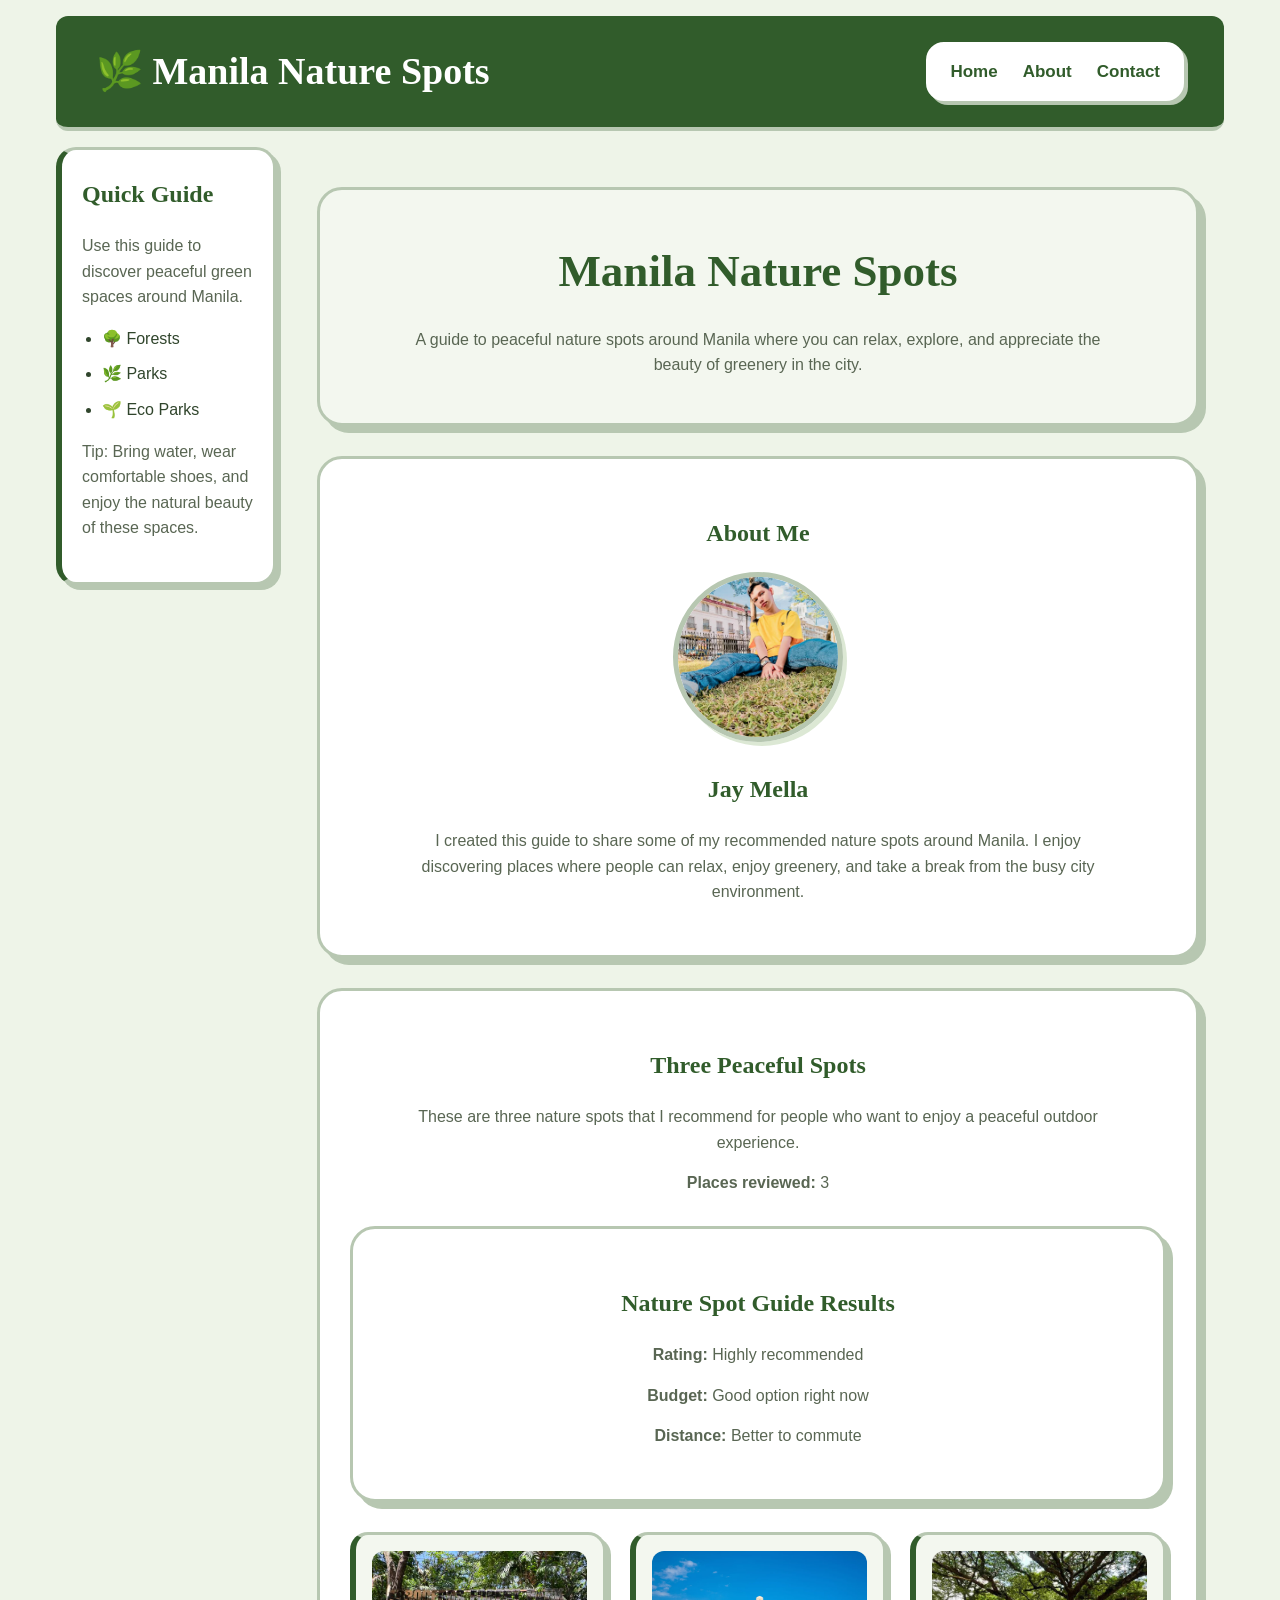
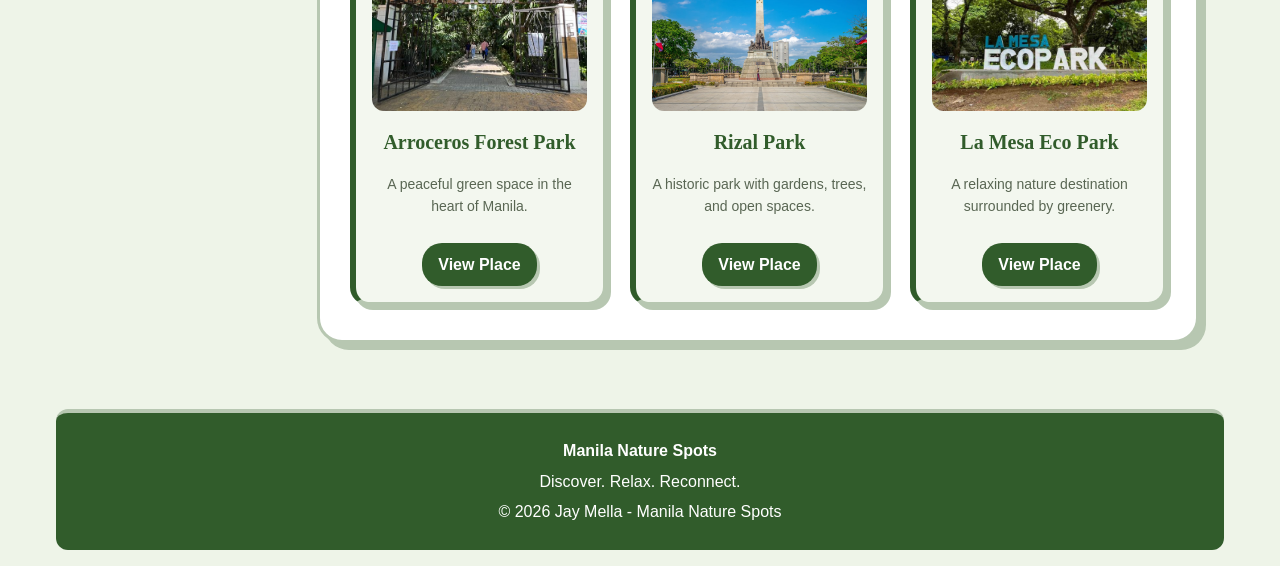
<file: index.html>
<!DOCTYPE html>
<html lang="en">

<head>
    <meta charset="UTF-8">
    <meta name="viewport" content="width=device-width, initial-scale=1.0">

    <title>Manila Nature Spots</title>

    <link rel="stylesheet" href="style.css">
</head>

<body>

    <div class="page">

        <header>

            <h1 id="guide-name">🌿 Manila Nature Spots</h1>

            <nav>
                <ul>
                    <li><a href="index.html">Home</a></li>
                    <li><a href="about.html">About</a></li>
                    <li><a href="contact.html">Contact</a></li>
                </ul>
            </nav>

        </header>


        <aside>

            <h2>Quick Guide</h2>

            <p>
                Use this guide to discover peaceful green spaces
                around Manila.
            </p>

            <ul>
                <li>🌳 Forests</li>
                <li>🌿 Parks</li>
                <li>🌱 Eco Parks</li>
            </ul>

            <p>
                Tip: Bring water, wear comfortable shoes, and
                enjoy the natural beauty of these spaces.
            </p>

        </aside>


        <main>

            <!-- Introduction -->

            <div class="intro">

                <h1>Manila Nature Spots</h1>

                <p class="tagline">
                    A guide to peaceful nature spots around Manila
                    where you can relax, explore, and appreciate the beauty
                    of greenery in the city.
                </p>

            </div>


            <!-- About Me -->

            <section>

                <h2>About Me</h2>

                <img
                    src="images/myself.jpg"
                    alt="Photo of Jay Mella"
                    class="profile-photo"
                >

                <h2>Jay Mella</h2>

                <p>
                    I created this guide to share some of my recommended
                    nature spots around Manila. I enjoy discovering places
                    where people can relax, enjoy greenery, and take a break
                    from the busy city environment.
                </p>

            </section>


            <!-- Recommended Places -->

            <section>

                <h2>Three Peaceful Spots</h2>

                <p>
                    These are three nature spots that I recommend for people
                    who want to enjoy a peaceful outdoor experience.
                </p>

                <!-- JavaScript-computed value -->

                <p>
                    <strong>Places reviewed:</strong>
                    <span id="place-count">0</span>
                </p>


                <!-- Nature Spot Guide Results -->

                <section>

                    <h2>Nature Spot Guide Results</h2>

                    <p>
                        <strong>Rating:</strong>
                        <span id="rating-result">Loading...</span>
                    </p>

                    <p>
                        <strong>Budget:</strong>
                        <span id="budget-result">Loading...</span>
                    </p>

                    <p>
                        <strong>Distance:</strong>
                        <span id="distance-result">Loading...</span>
                    </p>

                </section>


                <div class="place-grid">

                    <!-- Arroceros Forest Park -->

                    <div class="place-card nature-place">

                        <img
                            src="images/arroceros.jpg"
                            alt="Arroceros Forest Park in Manila"
                        >

                        <h3>Arroceros Forest Park</h3>

                        <p>
                            A peaceful green space in the heart of Manila.
                        </p>

                        <a href="places/arroceros.html">
                            View Place
                        </a>

                    </div>


                    <!-- Rizal Park -->

                    <div class="place-card nature-place">

                        <img
                            src="images/rizal-park.jpg"
                            alt="Rizal Park in Manila"
                        >

                        <h3>Rizal Park</h3>

                        <p>
                            A historic park with gardens, trees, and open spaces.
                        </p>

                        <a href="places/rizal-park.html">
                            View Place
                        </a>

                    </div>


                    <!-- La Mesa Eco Park -->

                    <div class="place-card nature-place">

                        <img
                            src="images/la-mesa-eco-park.jpg"
                            alt="La Mesa Ecological Park in Quezon City"
                        >

                        <h3>La Mesa Eco Park</h3>

                        <p>
                            A relaxing nature destination surrounded by greenery.
                        </p>

                        <a href="places/la-mesa-eco-park.html">
                            View Place
                        </a>

                    </div>

                </div>

            </section>

        </main>


        <footer>

            <p>
                <strong>Manila Nature Spots</strong>
            </p>

            <p>
                Discover. Relax. Reconnect.
            </p>

            <!-- JavaScript-generated copyright -->

            <p id="copyright">
                © 2026 Jay Mella
            </p>

        </footer>

    </div>


    <!-- JavaScript -->

    <script src="script.js"></script>

</body>

</html>
</file>
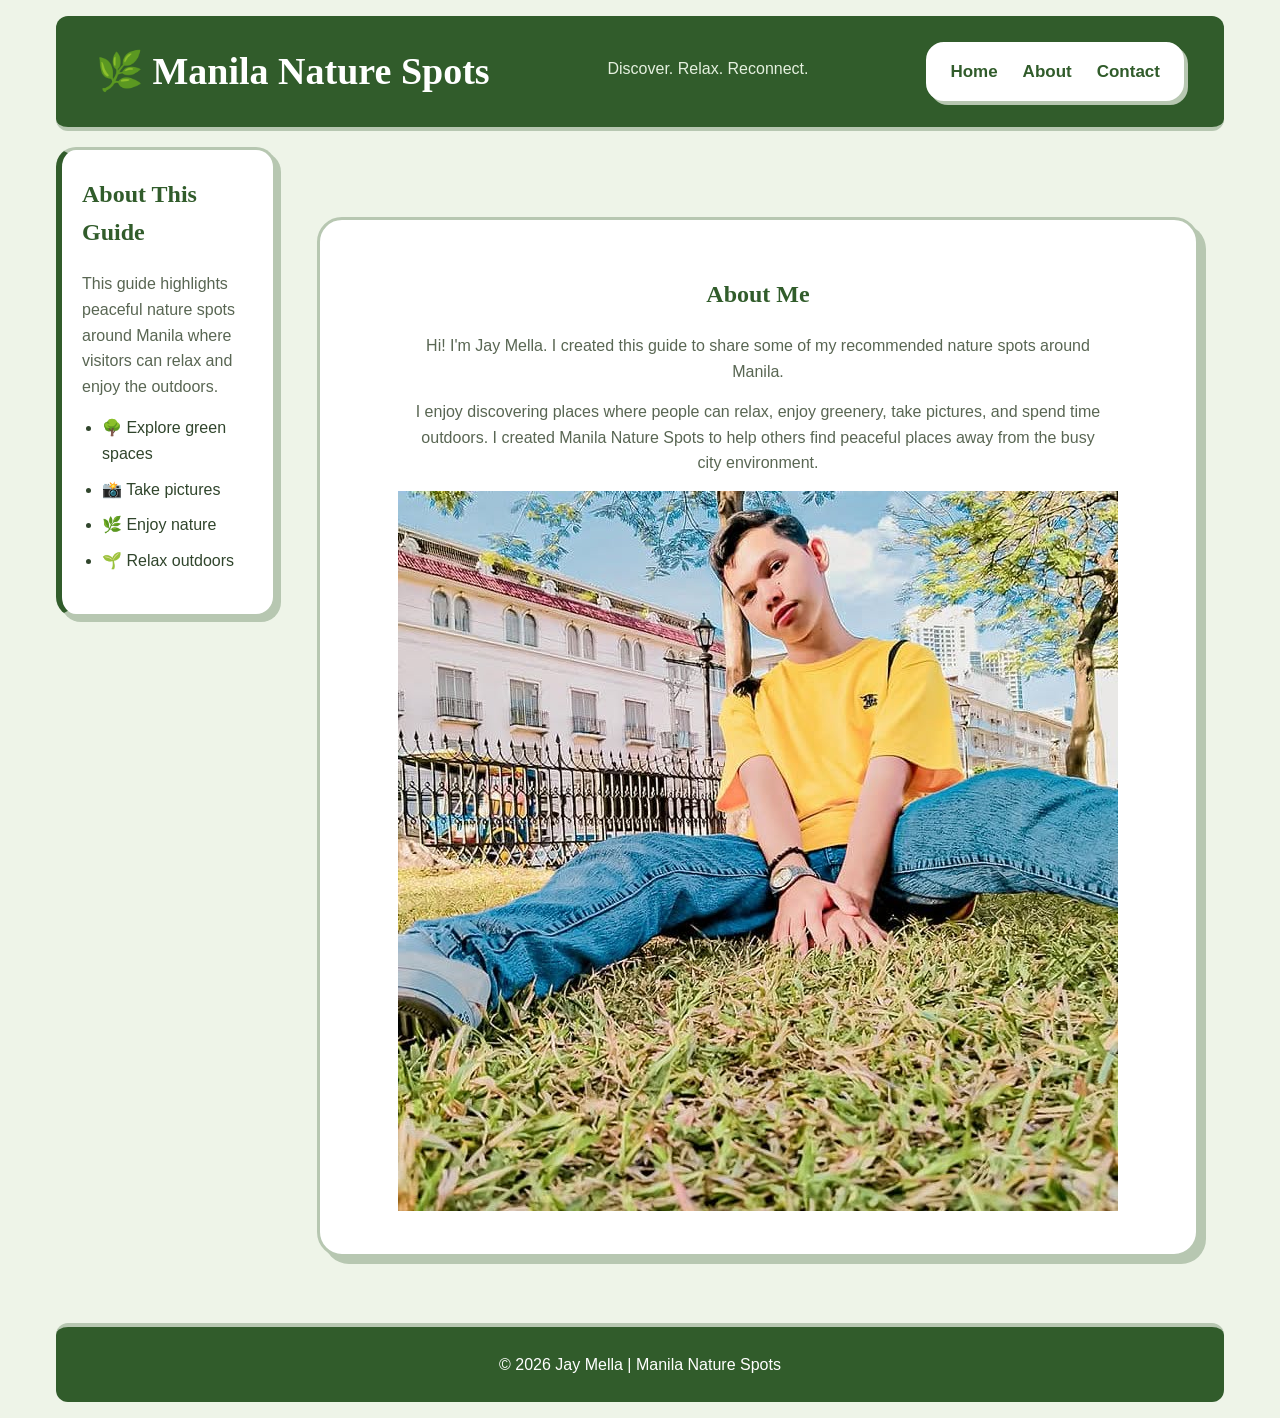
<file: about.html>
<!DOCTYPE html>
<html lang="en">

<head>
    <meta charset="UTF-8">
    <meta name="viewport" content="width=device-width, initial-scale=1.0">

    <title>About - Manila Nature Spots</title>

    <link rel="stylesheet" href="style.css">
</head>

<body>

    <div class="page">

        <header>

            <h1>🌿 Manila Nature Spots</h1>

            <p>Discover. Relax. Reconnect.</p>

            <nav>
                <ul>
                    <li><a href="index.html">Home</a></li>
                    <li><a href="about.html">About</a></li>
                    <li><a href="contact.html">Contact</a></li>
                </ul>
            </nav>

        </header>


        <aside>

            <h2>About This Guide</h2>

            <p>
                This guide highlights peaceful nature spots
                around Manila where visitors can relax and enjoy
                the outdoors.
            </p>

            <ul>
                <li>🌳 Explore green spaces</li>
                <li>📸 Take pictures</li>
                <li>🌿 Enjoy nature</li>
                <li>🌱 Relax outdoors</li>
            </ul>

        </aside>


        <main>

            <section>

                <h2>About Me</h2>

                <p>
                    Hi! I'm Jay Mella. I created this guide to share
                    some of my recommended nature spots around Manila.
                </p>

                <p>
                    I enjoy discovering places where people can relax,
                    enjoy greenery, take pictures, and spend time outdoors.
                    I created Manila Nature Spots to help others find
                    peaceful places away from the busy city environment.
                </p>

                <img
                    src="images/myself.jpg"
                    alt="Photo of Jay Mella"
                >

            </section>

        </main>


        <footer>

            <p>© 2026 Jay Mella | Manila Nature Spots</p>

        </footer>

    </div>

</body>

</html>
</file>
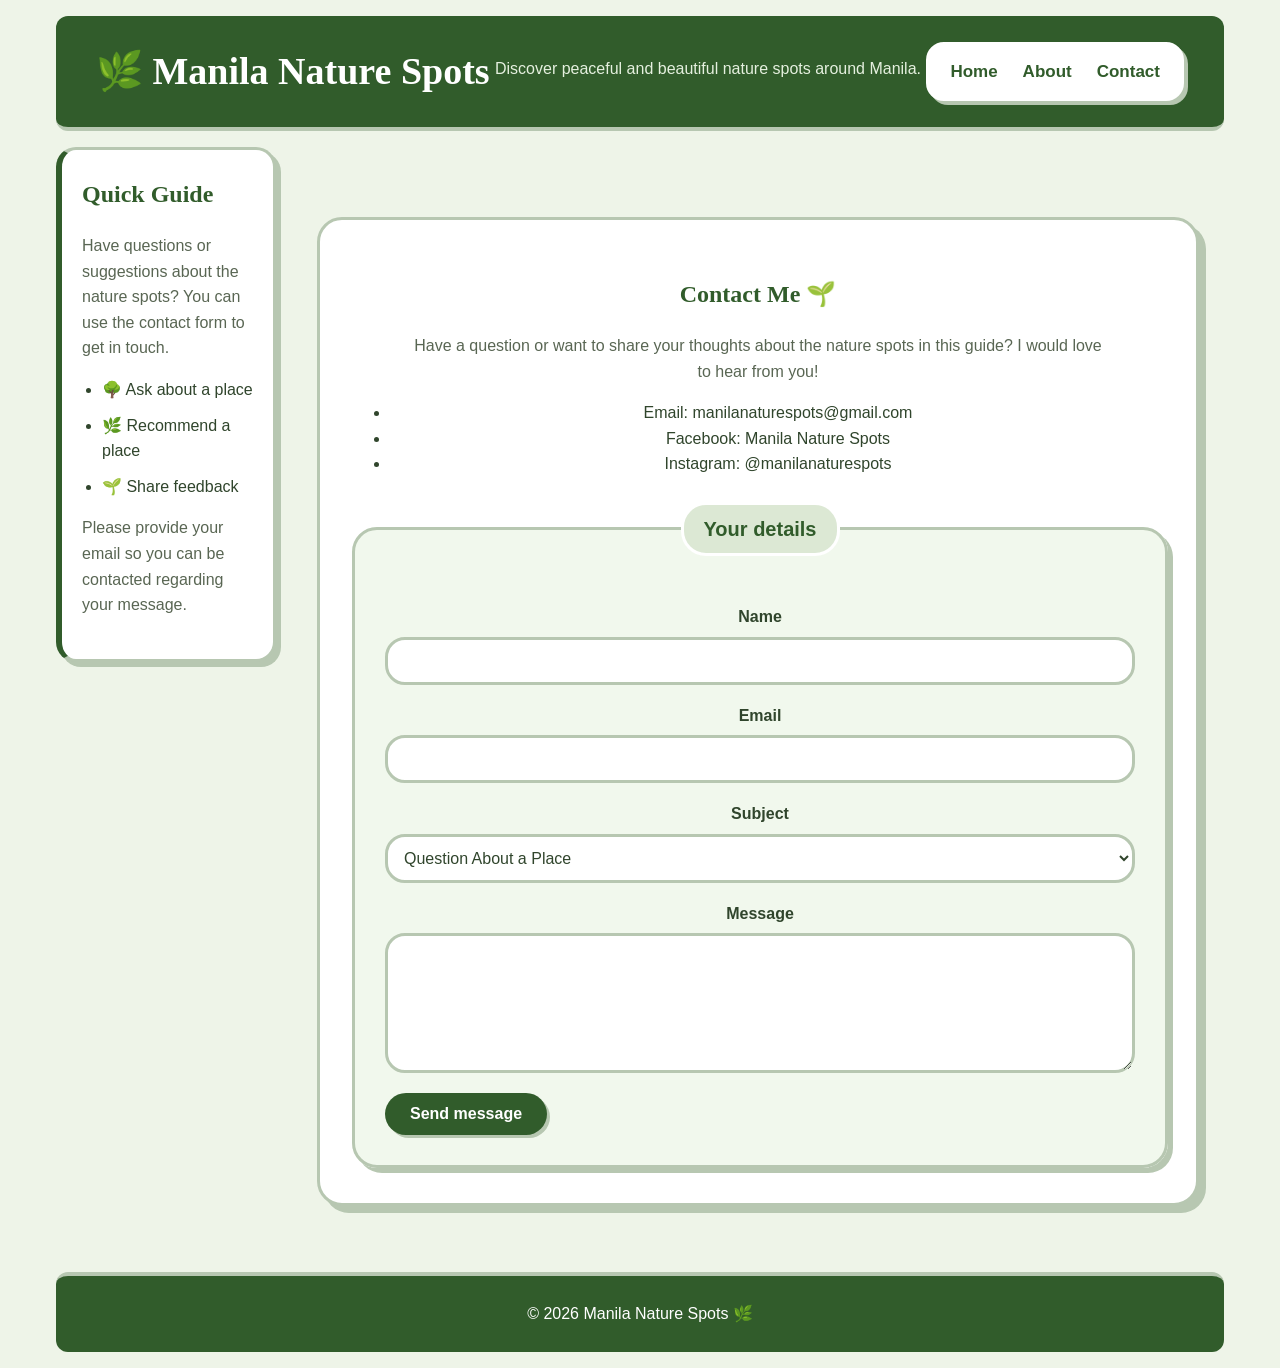
<file: contact.html>
<!DOCTYPE html>
<html lang="en">

<head>
    <meta charset="UTF-8">
    <meta name="viewport" content="width=device-width, initial-scale=1.0">

    <title>Contact - Manila Nature Spots</title>

    <link rel="stylesheet" href="style.css">

</head>

<body>

    <div class="page">

        <header>

            <h1>🌿 Manila Nature Spots</h1>

            <p>
                Discover peaceful and beautiful nature spots around Manila.
            </p>

            <nav>
                <ul>
                    <li><a href="index.html">Home</a></li>
                    <li><a href="about.html">About</a></li>
                    <li><a href="contact.html">Contact</a></li>
                </ul>
            </nav>

        </header>


        <aside>

            <h2>Quick Guide</h2>

            <p>
                Have questions or suggestions about the nature spots?
                You can use the contact form to get in touch.
            </p>

            <ul>
                <li>🌳 Ask about a place</li>
                <li>🌿 Recommend a place</li>
                <li>🌱 Share feedback</li>
            </ul>

            <p>
                Please provide your email so you can be contacted
                regarding your message.
            </p>

        </aside>


        <main>

            <section>

                <h2>Contact Me 🌱</h2>

                <p>
                    Have a question or want to share your thoughts
                    about the nature spots in this guide?
                    I would love to hear from you!
                </p>

                <ul>
                    <li>Email: manilanaturespots@gmail.com</li>
                    <li>Facebook: Manila Nature Spots</li>
                    <li>Instagram: @manilanaturespots</li>
                </ul>

                <form>

                    <fieldset>

                        <legend>Your details</legend>

                        <label for="name">Name</label>

                        <input
                            type="text"
                            id="name"
                            name="name"
                            required
                        >


                        <label for="email">Email</label>

                        <input
                            type="email"
                            id="email"
                            name="email"
                            required
                        >


                        <label for="subject">Subject</label>

                        <select
                            id="subject"
                            name="subject"
                        >

                            <option value="place-question">
                                Question About a Place
                            </option>

                            <option value="recommendation">
                                Place Recommendation
                            </option>

                            <option value="feedback">
                                Website Feedback
                            </option>

                            <option value="travel-tips">
                                Travel Tips
                            </option>

                            <option value="other">
                                Something Else
                            </option>

                        </select>


                        <label for="message">Message</label>

                        <textarea
                            id="message"
                            name="message"
                            required
                        ></textarea>


                        <button type="submit">
                            Send message
                        </button>

                    </fieldset>

                </form>

            </section>

        </main>


        <footer>

            <p>
                © 2026 Manila Nature Spots 🌿
            </p>

        </footer>

    </div>

</body>

</html>
</file>
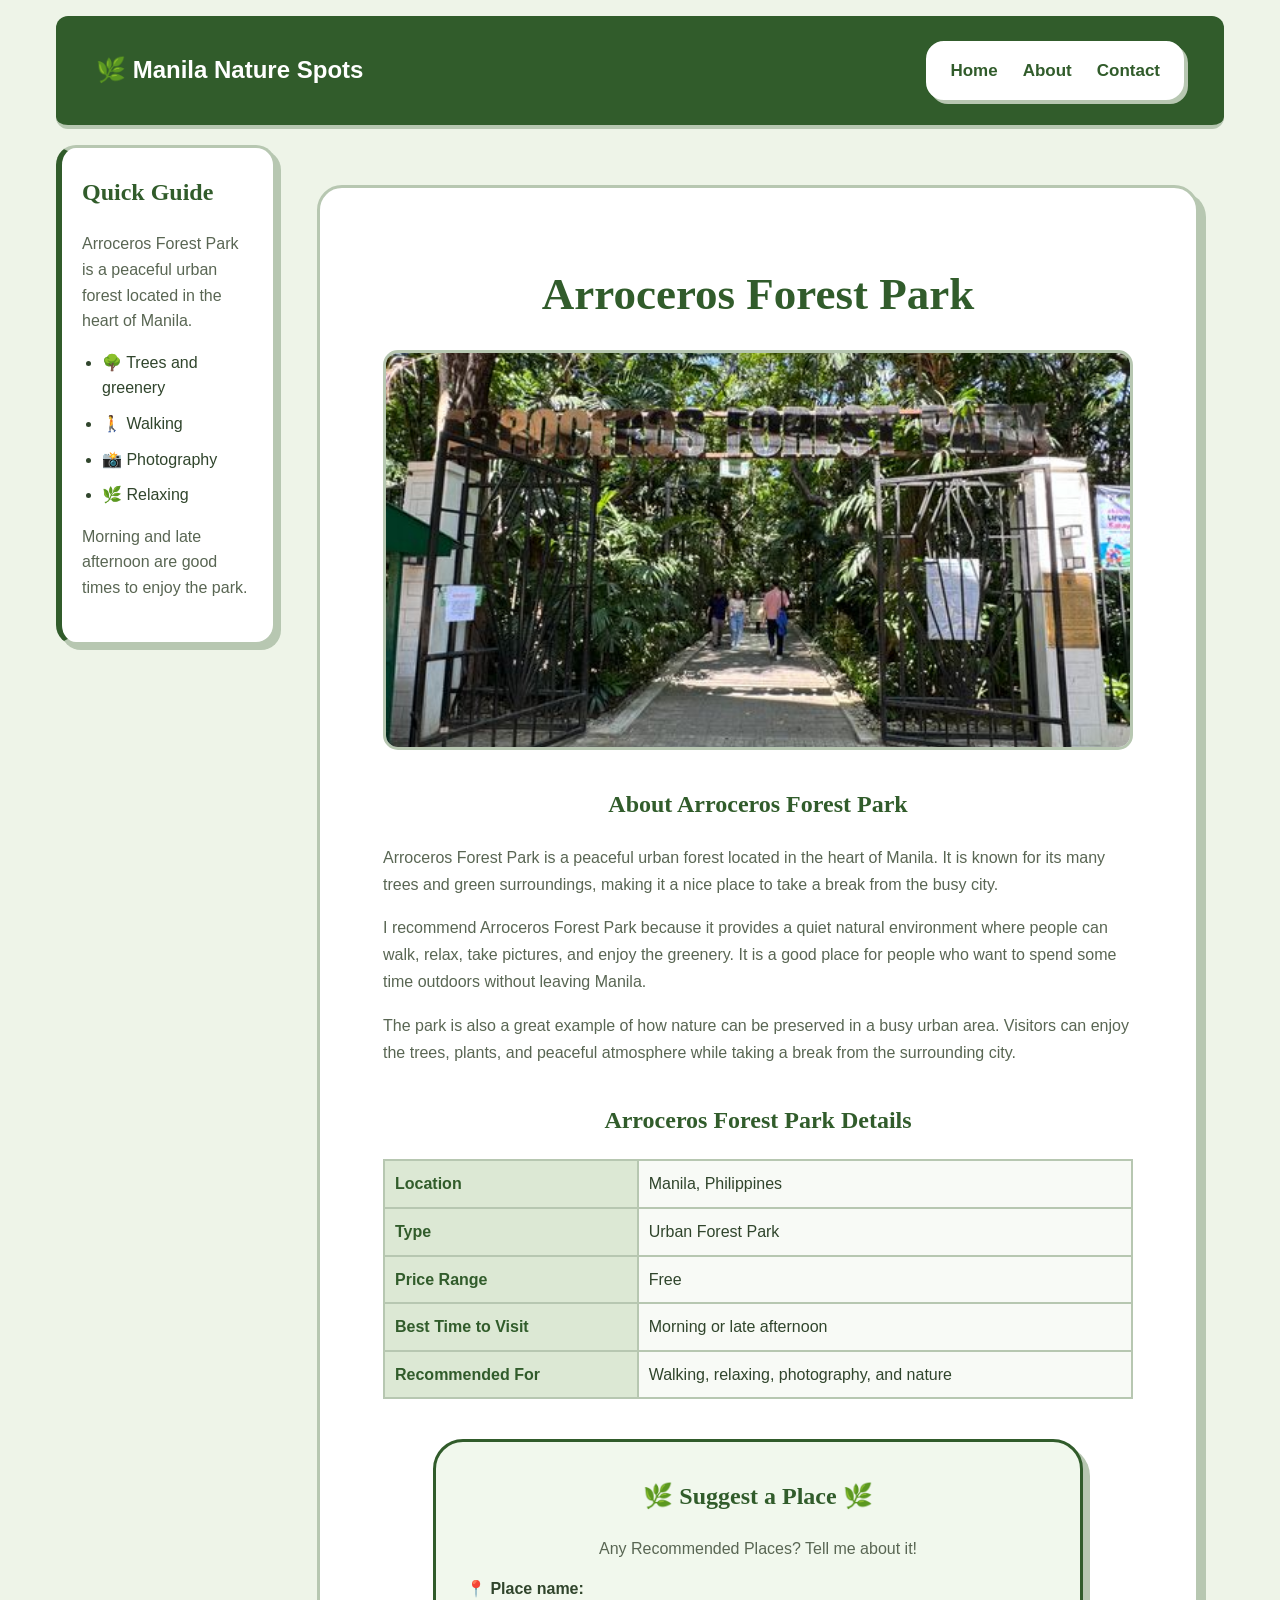
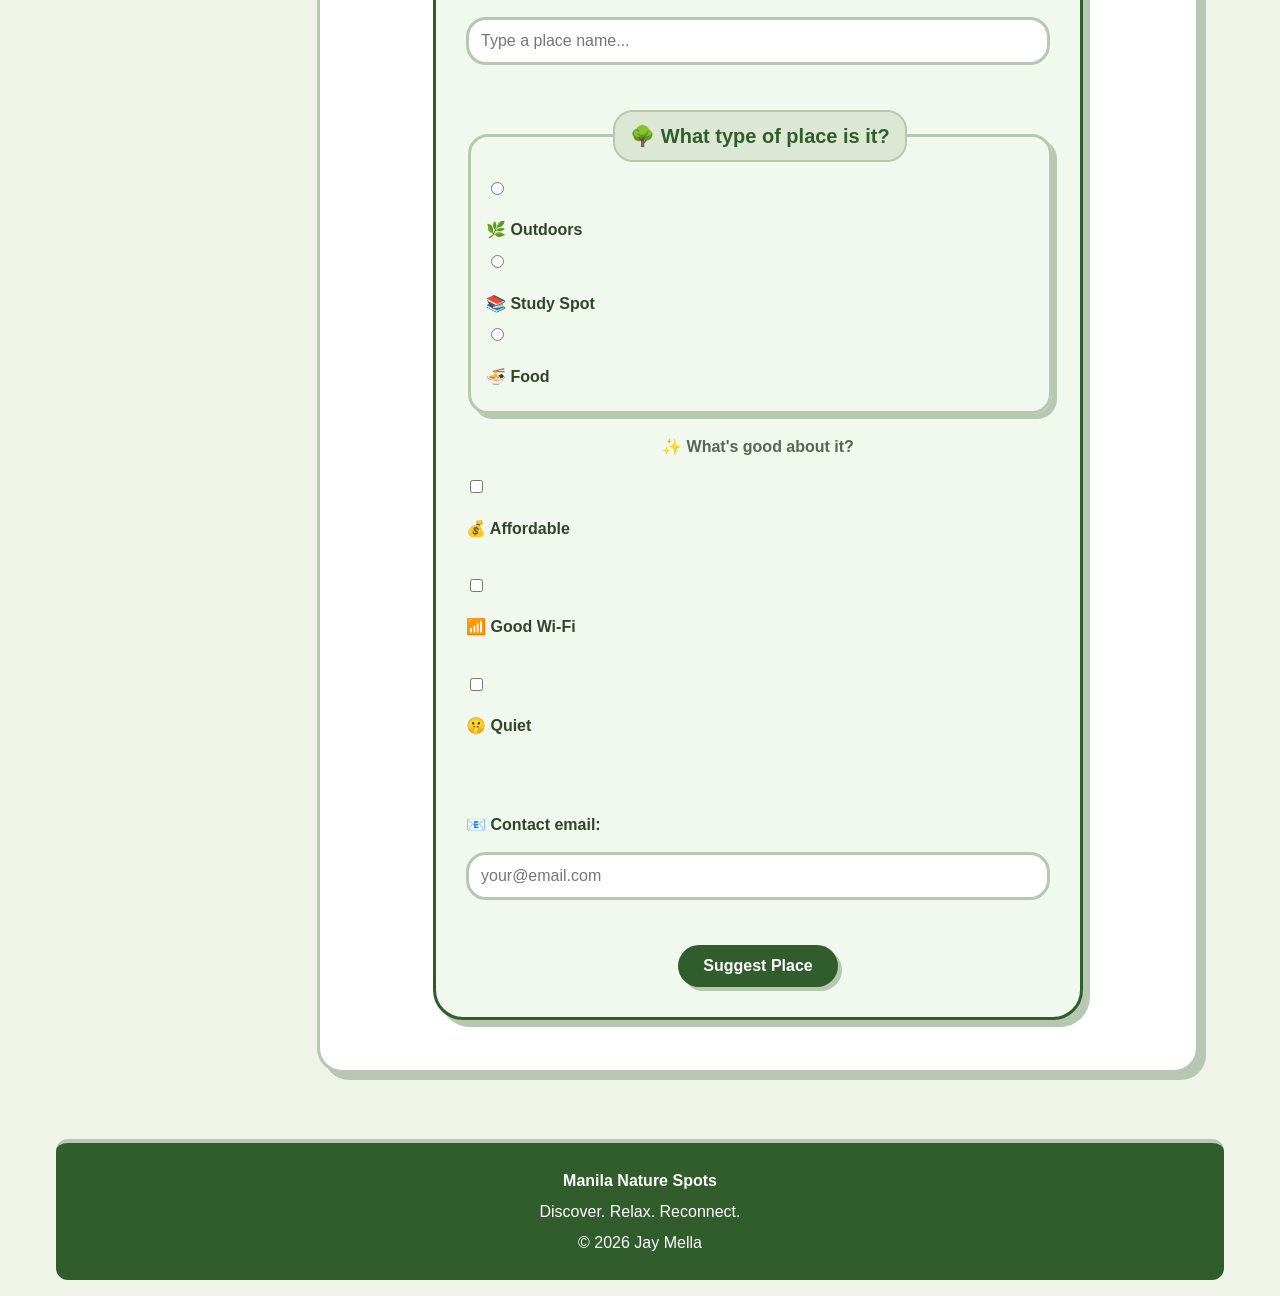
<file: places/arroceros.html>
<!DOCTYPE html>
<html lang="en">

<head>
    <meta charset="UTF-8">
    <meta name="viewport" content="width=device-width, initial-scale=1.0">

    <title>Arroceros Forest Park | Manila Nature Spots</title>

    <link rel="stylesheet" href="../style.css">
</head>

<body>

    <div class="page">

        <header>

            <h2>🌿 Manila Nature Spots</h2>

            <nav>

                <ul>
                    <li><a href="../index.html">Home</a></li>
                    <li><a href="../about.html">About</a></li>
                    <li><a href="../contact.html">Contact</a></li>
                </ul>

            </nav>

        </header>


        <aside>

            <h2>Quick Guide</h2>

            <p>
                Arroceros Forest Park is a peaceful urban forest
                located in the heart of Manila.
            </p>

            <ul>
                <li>🌳 Trees and greenery</li>
                <li>🚶 Walking</li>
                <li>📸 Photography</li>
                <li>🌿 Relaxing</li>
            </ul>

            <p>
                Morning and late afternoon are good times to
                enjoy the park.
            </p>

        </aside>


        <main>

            <div class="content">

                <h1>Arroceros Forest Park</h1>

                <img
                    src="../images/arroceros.jpg"
                    alt="Arroceros Forest Park with trees and greenery in Manila"
                    class="place-image"
                >


                <h2>About Arroceros Forest Park</h2>

                <div class="description">

                    <p>
                        Arroceros Forest Park is a peaceful urban forest
                        located in the heart of Manila. It is known for its
                        many trees and green surroundings, making it a nice
                        place to take a break from the busy city.
                    </p>

                    <p>
                        I recommend Arroceros Forest Park because it provides
                        a quiet natural environment where people can walk,
                        relax, take pictures, and enjoy the greenery. It is
                        a good place for people who want to spend some time
                        outdoors without leaving Manila.
                    </p>

                    <p>
                        The park is also a great example of how nature can
                        be preserved in a busy urban area. Visitors can enjoy
                        the trees, plants, and peaceful atmosphere while
                        taking a break from the surrounding city.
                    </p>

                </div>


                <h2>Arroceros Forest Park Details</h2>

                <table>

                    <tr>
                        <th>Location</th>
                        <td>Manila, Philippines</td>
                    </tr>

                    <tr>
                        <th>Type</th>
                        <td>Urban Forest Park</td>
                    </tr>

                    <tr>
                        <th>Price Range</th>
                        <td>Free</td>
                    </tr>

                    <tr>
                        <th>Best Time to Visit</th>
                        <td>Morning or late afternoon</td>
                    </tr>

                    <tr>
                        <th>Recommended For</th>
                        <td>
                            Walking, relaxing, photography, and nature
                        </td>
                    </tr>

                </table>


                <section class="suggest">

                    <h2>🌿 Suggest a Place 🌿</h2>

                    <p>
                        Any Recommended Places? Tell me about it!
                    </p>

                    <form>

                        <label for="place-name">
                            📍 Place name:
                        </label>

                        <input
                            type="text"
                            id="place-name"
                            name="place-name"
                            placeholder="Type a place name..."
                            required
                        >


                        <fieldset>

                            <legend>
                                🌳 What type of place is it?
                            </legend>

                            <input
                                type="radio"
                                id="outdoors"
                                name="category"
                                value="outdoors"
                            >

                            <label for="outdoors">
                                🌿 Outdoors
                            </label>


                            <input
                                type="radio"
                                id="study"
                                name="category"
                                value="study"
                            >

                            <label for="study">
                                📚 Study Spot
                            </label>


                            <input
                                type="radio"
                                id="food"
                                name="category"
                                value="food"
                            >

                            <label for="food">
                                🍜 Food
                            </label>

                        </fieldset>


                        <p>
                            <strong>✨ What's good about it?</strong>
                        </p>


                        <input
                            type="checkbox"
                            id="affordable"
                            name="good-points"
                            value="affordable"
                        >

                        <label for="affordable">
                            💰 Affordable
                        </label>

                        <br>


                        <input
                            type="checkbox"
                            id="wifi"
                            name="good-points"
                            value="wifi"
                        >

                        <label for="wifi">
                            📶 Good Wi-Fi
                        </label>

                        <br>


                        <input
                            type="checkbox"
                            id="quiet"
                            name="good-points"
                            value="quiet"
                        >

                        <label for="quiet">
                            🤫 Quiet
                        </label>

                        <br><br>


                        <label for="email">
                            📧 Contact email:
                        </label>

                        <input
                            type="email"
                            id="email"
                            name="email"
                            placeholder="your@email.com"
                            required
                        >


                        <button type="submit">
                            Suggest Place
                        </button>

                    </form>

                </section>

            </div>

        </main>


        <footer>

            <p>
                <strong>Manila Nature Spots</strong>
            </p>

            <p>
                Discover. Relax. Reconnect.
            </p>

            <p>
                © 2026 Jay Mella
            </p>

        </footer>

    </div>

</body>

</html>
</file>
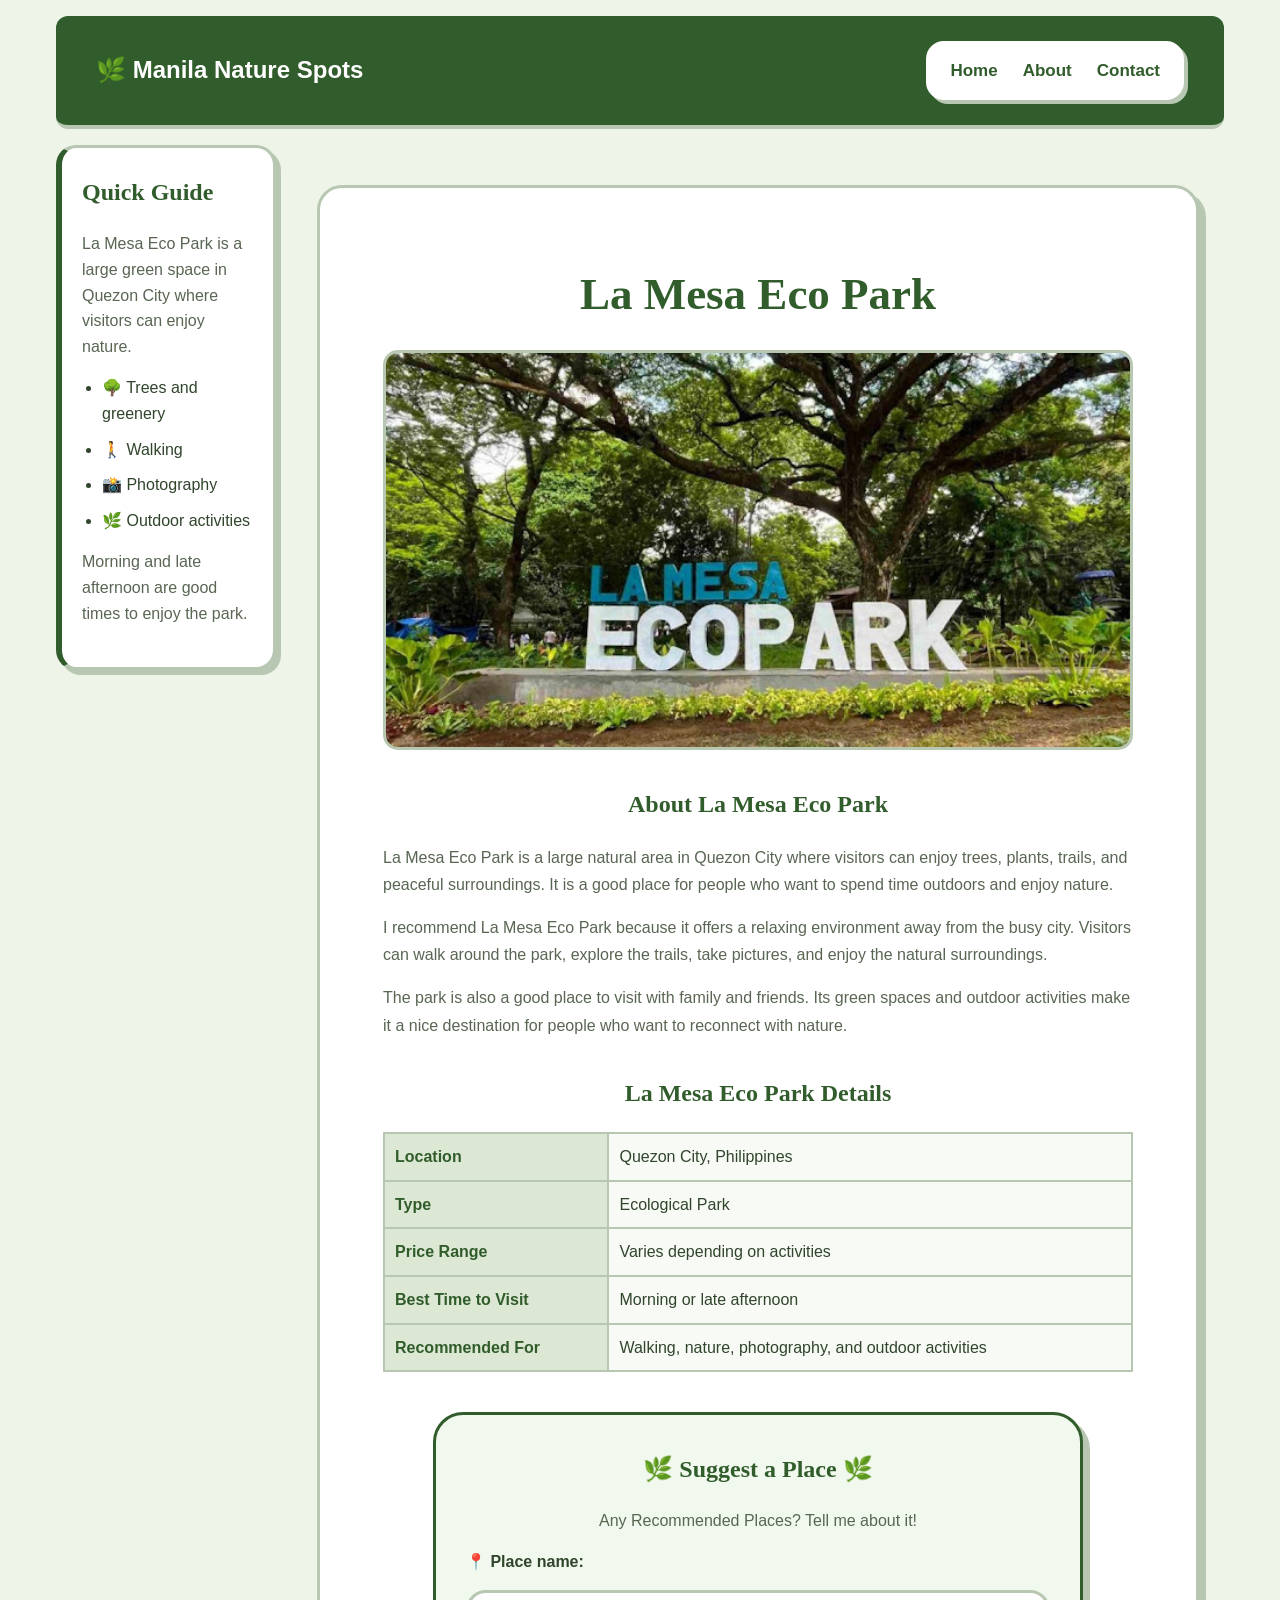
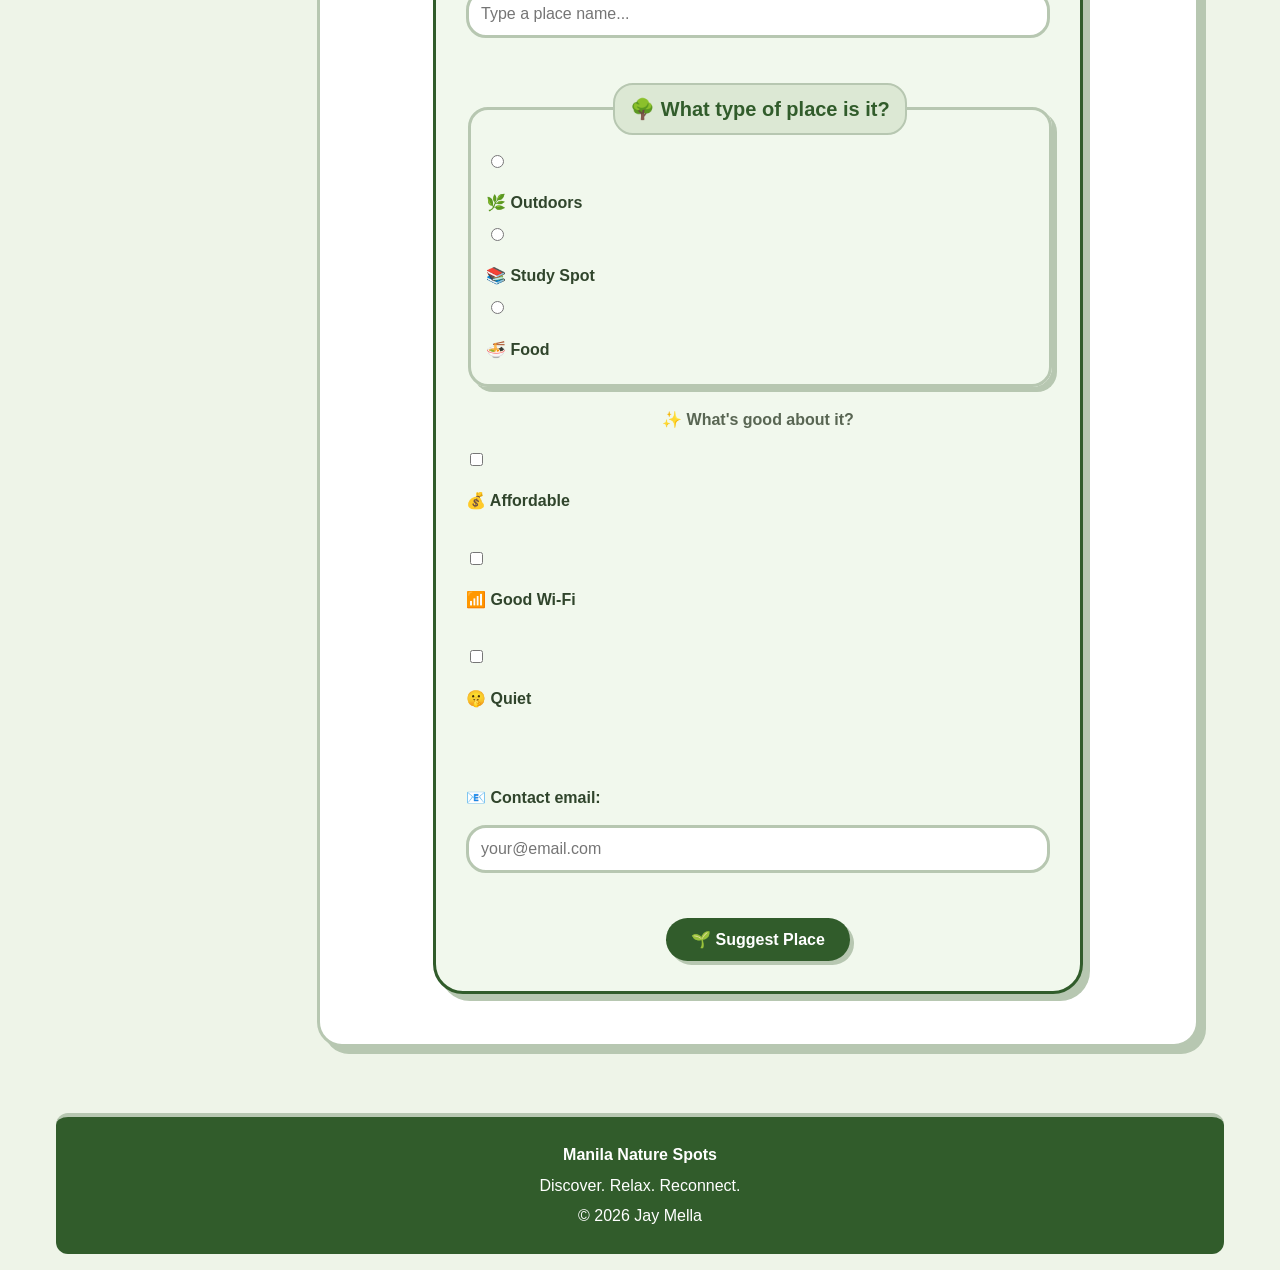
<file: places/la-mesa-eco-park.html>
<!DOCTYPE html>
<html lang="en">

<head>
    <meta charset="UTF-8">
    <meta name="viewport" content="width=device-width, initial-scale=1.0">

    <title>La Mesa Eco Park | Manila Nature Spots</title>

    <link rel="stylesheet" href="../style.css">

</head>

<body>

    <div class="page">

        <header>

            <h2>🌿 Manila Nature Spots</h2>

            <nav>

                <ul>
                    <li><a href="../index.html">Home</a></li>
                    <li><a href="../about.html">About</a></li>
                    <li><a href="../contact.html">Contact</a></li>
                </ul>

            </nav>

        </header>


        <aside>

            <h2>Quick Guide</h2>

            <p>
                La Mesa Eco Park is a large green space in
                Quezon City where visitors can enjoy nature.
            </p>

            <ul>
                <li>🌳 Trees and greenery</li>
                <li>🚶 Walking</li>
                <li>📸 Photography</li>
                <li>🌿 Outdoor activities</li>
            </ul>

            <p>
                Morning and late afternoon are good times to
                enjoy the park.
            </p>

        </aside>


        <main>

            <div class="content">

                <h1>La Mesa Eco Park</h1>

                <img
                    src="../images/la-mesa-eco-park.jpg"
                    alt="Trees and greenery at La Mesa Eco Park in Quezon City"
                    class="place-image"
                >


                <h2>About La Mesa Eco Park</h2>

                <div class="description">

                    <p>
                        La Mesa Eco Park is a large natural area in Quezon City
                        where visitors can enjoy trees, plants, trails, and
                        peaceful surroundings. It is a good place for people
                        who want to spend time outdoors and enjoy nature.
                    </p>

                    <p>
                        I recommend La Mesa Eco Park because it offers a relaxing
                        environment away from the busy city. Visitors can walk
                        around the park, explore the trails, take pictures,
                        and enjoy the natural surroundings.
                    </p>

                    <p>
                        The park is also a good place to visit with family and
                        friends. Its green spaces and outdoor activities make
                        it a nice destination for people who want to reconnect
                        with nature.
                    </p>

                </div>


                <h2>La Mesa Eco Park Details</h2>

                <table>

                    <tr>
                        <th>Location</th>
                        <td>Quezon City, Philippines</td>
                    </tr>

                    <tr>
                        <th>Type</th>
                        <td>Ecological Park</td>
                    </tr>

                    <tr>
                        <th>Price Range</th>
                        <td>Varies depending on activities</td>
                    </tr>

                    <tr>
                        <th>Best Time to Visit</th>
                        <td>Morning or late afternoon</td>
                    </tr>

                    <tr>
                        <th>Recommended For</th>
                        <td>
                            Walking, nature, photography, and outdoor activities
                        </td>
                    </tr>

                </table>


                <section class="suggest">

                    <h2>🌿 Suggest a Place 🌿</h2>

                    <p>
                        Any Recommended Places? Tell me about it!
                    </p>

                    <form>

                        <label for="place-name">
                            📍 Place name:
                        </label>

                        <input
                            type="text"
                            id="place-name"
                            name="place-name"
                            placeholder="Type a place name..."
                            required
                        >


                        <fieldset>

                            <legend>
                                🌳 What type of place is it?
                            </legend>

                            <input
                                type="radio"
                                id="outdoors"
                                name="category"
                                value="outdoors"
                            >

                            <label for="outdoors">
                                🌿 Outdoors
                            </label>


                            <input
                                type="radio"
                                id="study"
                                name="category"
                                value="study"
                            >

                            <label for="study">
                                📚 Study Spot
                            </label>


                            <input
                                type="radio"
                                id="food"
                                name="category"
                                value="food"
                            >

                            <label for="food">
                                🍜 Food
                            </label>

                        </fieldset>


                        <p>
                            <strong>✨ What's good about it?</strong>
                        </p>


                        <input
                            type="checkbox"
                            id="affordable"
                            name="good-points"
                            value="affordable"
                        >

                        <label for="affordable">
                            💰 Affordable
                        </label>

                        <br>


                        <input
                            type="checkbox"
                            id="wifi"
                            name="good-points"
                            value="wifi"
                        >

                        <label for="wifi">
                            📶 Good Wi-Fi
                        </label>

                        <br>


                        <input
                            type="checkbox"
                            id="quiet"
                            name="good-points"
                            value="quiet"
                        >

                        <label for="quiet">
                            🤫 Quiet
                        </label>

                        <br><br>


                        <label for="email">
                            📧 Contact email:
                        </label>

                        <input
                            type="email"
                            id="email"
                            name="email"
                            placeholder="your@email.com"
                            required
                        >


                        <button type="submit">
                            🌱 Suggest Place
                        </button>

                    </form>

                </section>

            </div>

        </main>


        <footer>

            <p>
                <strong>Manila Nature Spots</strong>
            </p>

            <p>
                Discover. Relax. Reconnect.
            </p>

            <p>
                © 2026 Jay Mella
            </p>

        </footer>

    </div>

</body>

</html>
</file>
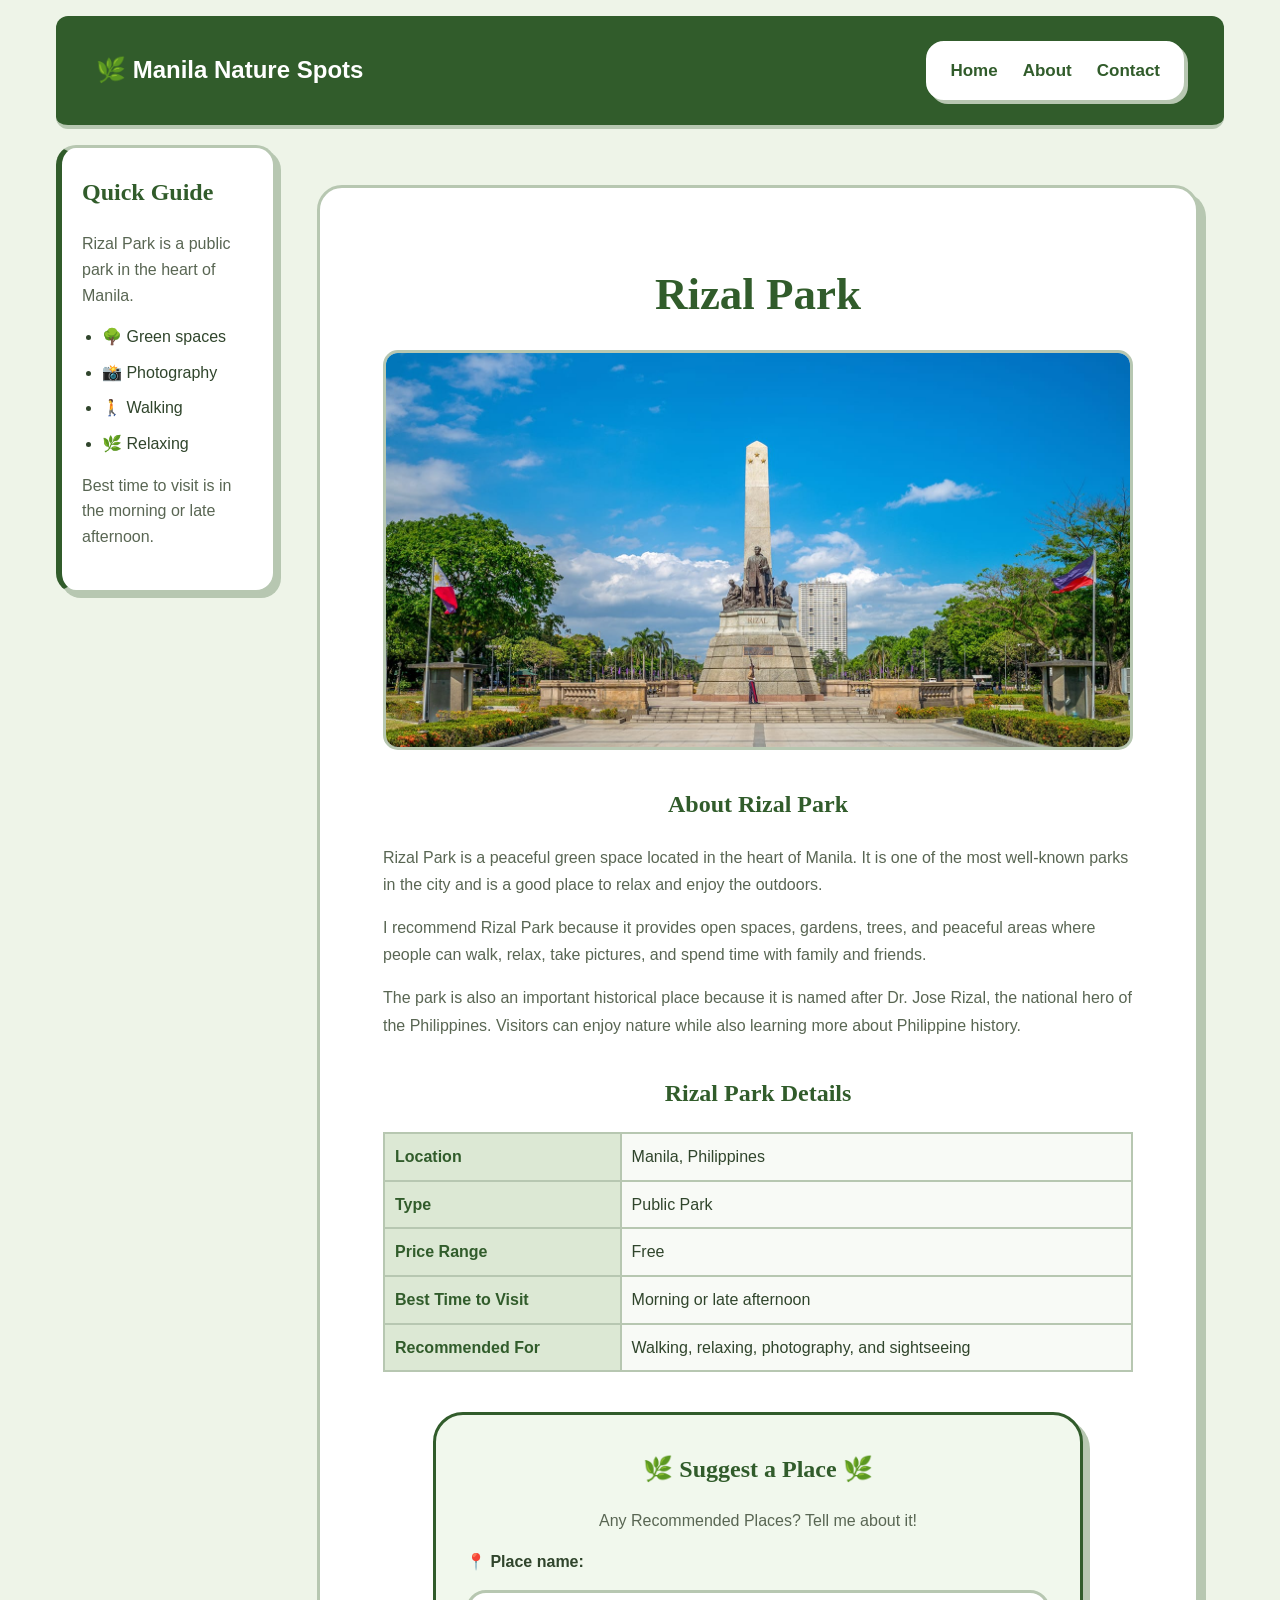
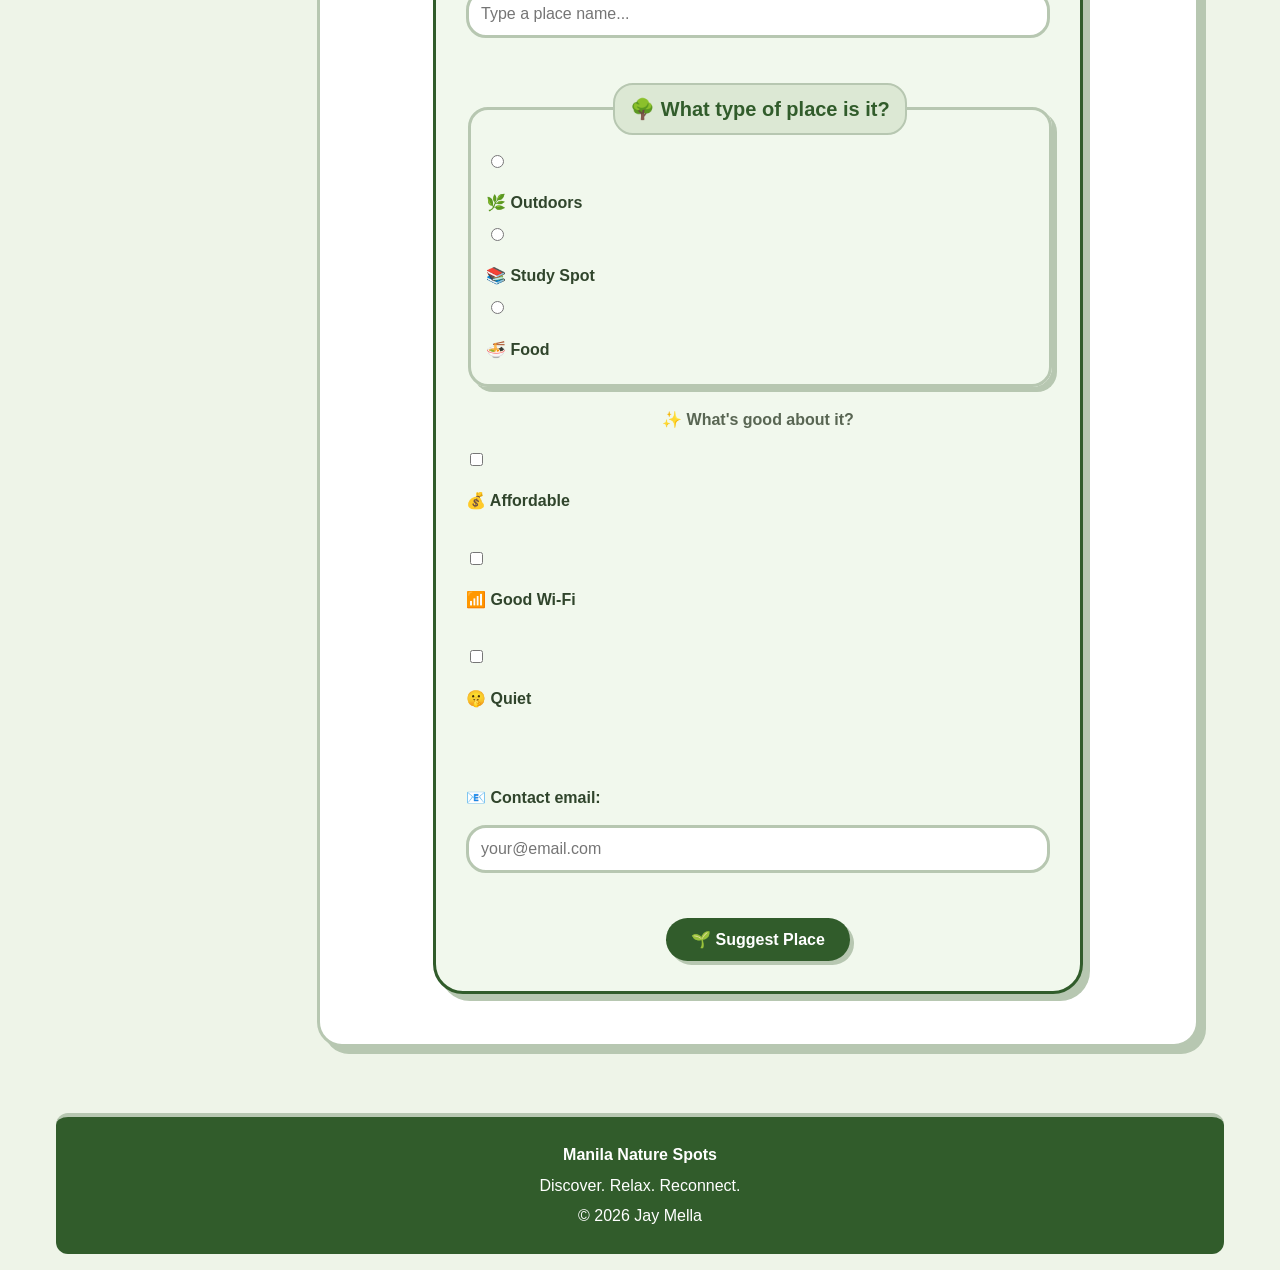
<file: places/rizal-park.html>
<!DOCTYPE html>
<html lang="en">

<head>
    <meta charset="UTF-8">
    <meta name="viewport" content="width=device-width, initial-scale=1.0">

    <title>Rizal Park | Manila Nature Spots</title>

    <link rel="stylesheet" href="../style.css">
</head>

<body>

    <div class="page">

        <header>

            <h2>🌿 Manila Nature Spots</h2>

            <nav>

                <ul>
                    <li><a href="../index.html">Home</a></li>
                    <li><a href="../about.html">About</a></li>
                    <li><a href="../contact.html">Contact</a></li>
                </ul>

            </nav>

        </header>


        <aside>

            <h2>Quick Guide</h2>

            <p>
                Rizal Park is a public park in the heart of Manila.
            </p>

            <ul>
                <li>🌳 Green spaces</li>
                <li>📸 Photography</li>
                <li>🚶 Walking</li>
                <li>🌿 Relaxing</li>
            </ul>

            <p>
                Best time to visit is in the morning or late afternoon.
            </p>

        </aside>


        <main>

            <div class="content">

                <h1>Rizal Park</h1>

                <img
                    src="../images/rizal-park.jpg"
                    alt="Rizal Park with green spaces and trees in Manila"
                    class="place-image"
                >


                <h2>About Rizal Park</h2>

                <div class="description">

                    <p>
                        Rizal Park is a peaceful green space located in the
                        heart of Manila. It is one of the most well-known
                        parks in the city and is a good place to relax and
                        enjoy the outdoors.
                    </p>

                    <p>
                        I recommend Rizal Park because it provides open spaces,
                        gardens, trees, and peaceful areas where people can
                        walk, relax, take pictures, and spend time with
                        family and friends.
                    </p>

                    <p>
                        The park is also an important historical place because
                        it is named after Dr. Jose Rizal, the national hero
                        of the Philippines. Visitors can enjoy nature while
                        also learning more about Philippine history.
                    </p>

                </div>


                <h2>Rizal Park Details</h2>

                <table>

                    <tr>
                        <th>Location</th>
                        <td>Manila, Philippines</td>
                    </tr>

                    <tr>
                        <th>Type</th>
                        <td>Public Park</td>
                    </tr>

                    <tr>
                        <th>Price Range</th>
                        <td>Free</td>
                    </tr>

                    <tr>
                        <th>Best Time to Visit</th>
                        <td>Morning or late afternoon</td>
                    </tr>

                    <tr>
                        <th>Recommended For</th>
                        <td>
                            Walking, relaxing, photography, and sightseeing
                        </td>
                    </tr>

                </table>


                <section class="suggest">

                    <h2>🌿 Suggest a Place 🌿</h2>

                    <p>
                        Any Recommended Places? Tell me about it!
                    </p>

                    <form>

                        <label for="place-name">
                            📍 Place name:
                        </label>

                        <input
                            type="text"
                            id="place-name"
                            name="place-name"
                            placeholder="Type a place name..."
                            required
                        >


                        <fieldset>

                            <legend>
                                🌳 What type of place is it?
                            </legend>

                            <input
                                type="radio"
                                id="outdoors"
                                name="category"
                                value="outdoors"
                            >

                            <label for="outdoors">
                                🌿 Outdoors
                            </label>


                            <input
                                type="radio"
                                id="study"
                                name="category"
                                value="study"
                            >

                            <label for="study">
                                📚 Study Spot
                            </label>


                            <input
                                type="radio"
                                id="food"
                                name="category"
                                value="food"
                            >

                            <label for="food">
                                🍜 Food
                            </label>

                        </fieldset>


                        <p>
                            <strong>✨ What's good about it?</strong>
                        </p>


                        <input
                            type="checkbox"
                            id="affordable"
                            name="good-points"
                            value="affordable"
                        >

                        <label for="affordable">
                            💰 Affordable
                        </label>

                        <br>


                        <input
                            type="checkbox"
                            id="wifi"
                            name="good-points"
                            value="wifi"
                        >

                        <label for="wifi">
                            📶 Good Wi-Fi
                        </label>

                        <br>


                        <input
                            type="checkbox"
                            id="quiet"
                            name="good-points"
                            value="quiet"
                        >

                        <label for="quiet">
                            🤫 Quiet
                        </label>

                        <br><br>


                        <label for="email">
                            📧 Contact email:
                        </label>

                        <input
                            type="email"
                            id="email"
                            name="email"
                            placeholder="your@email.com"
                            required
                        >


                        <button type="submit">
                            🌱 Suggest Place
                        </button>

                    </form>

                </section>

            </div>

        </main>


        <footer>

            <p>
                <strong>Manila Nature Spots</strong>
            </p>

            <p>
                Discover. Relax. Reconnect.
            </p>

            <p>
                © 2026 Jay Mella
            </p>

        </footer>

    </div>

</body>

</html>
</file>
<file: style.css>
/* 1. Variables */

:root {
    --brand-color: #315c2b;
    --dark-ink: #30452c;
    --muted-grey: #596653;
    --light-background: #eef4e8;

    --header-background: #315c2b;
    --border-color: #b7c7b1;
    --soft-green: #dce8d4;
    --card-background: #ffffff;
    --light-green: #f3f7ef;
    --form-background: #f1f8ed;

    --header-text: #e5f0df;
    --table-background: #f8faf6;
    --focus-color: #6f9665;
    --dark-green: #244721;
    --white: #ffffff;
}


/* 2. Base Styles */

* {
    box-sizing: border-box;
}

html {
    overflow-x: hidden;
}

body {
    margin: 0;
    font-family: Arial, sans-serif;
    line-height: 1.6;
    background-color: var(--light-background);
    color: var(--dark-ink);
    text-align: center;
}

img {
    max-width: 100%;
}


/* 3. Layout */


/* Page Grid - Mobile First */

.page {
    display: grid;
    grid-template-columns: 1fr;
    grid-template-areas:
        "masthead"
        "main"
        "side"
        "foot";
    gap: 16px;
    width: 100%;
    max-width: 1200px;
    margin: 0 auto;
    padding: 10px;
}


/* Header */

header {
    grid-area: masthead;

    display: flex;
    flex-direction: column;
    justify-content: center;
    align-items: center;

    background-color: var(--header-background);
    color: var(--white);
    padding: 20px 15px;
    border-bottom: 4px solid var(--border-color);
    border-radius: 12px;
}

header h1,
header h2 {
    margin: 0;
}

header h1 {
    font-family: Georgia, serif;
    font-size: 30px;
    color: var(--white);
}

header h2 {
    font-size: 24px;
}

header p {
    margin: 10px 0 15px;
    color: var(--header-text);
}


/* Navigation */

nav {
    background-color: var(--card-background);
    padding: 10px 14px;
    border-radius: 18px;
    border: 2px solid var(--card-background);
    box-shadow: 4px 4px 0 var(--border-color);
    max-width: 100%;
}

nav ul {
    display: flex;
    flex-wrap: wrap;
    justify-content: center;
    gap: 12px;
    list-style: none;
    padding: 0;
    margin: 0;
}

nav li {
    margin: 0;
}

nav a {
    color: var(--brand-color);
    text-decoration: none;
    font-weight: bold;
    font-size: 15px;
}

nav a:hover {
    text-decoration: underline;
}


/* Sidebar */

aside {
    grid-area: side;

    background-color: var(--card-background);
    padding: 20px 18px;
    border: 3px solid var(--border-color);
    border-left: 6px solid var(--brand-color);
    border-radius: 20px;
    box-shadow: 5px 5px 0 var(--border-color);
    text-align: left;
    align-self: start;
}

aside h2 {
    margin-top: 0;
    color: var(--brand-color);
    font-family: Georgia, serif;
}

aside p {
    color: var(--muted-grey);
}

aside ul {
    padding-left: 20px;
    color: var(--dark-ink);
}

aside li {
    margin-bottom: 10px;
}


/* Main */

main {
    grid-area: main;

    width: 100%;
    max-width: 1100px;
    margin: auto;
    padding: 20px 5px;
}


/* Footer */

footer {
    grid-area: foot;

    background-color: var(--header-background);
    color: var(--white);
    padding: 20px 15px;
    margin-top: 10px;
    border-top: 4px solid var(--border-color);
    border-radius: 12px;
}

footer p {
    margin: 5px;
    color: var(--white);
}


/* 4. Components */


/* Introduction */

.intro {
    width: 100%;
    background-color: var(--light-green);
    padding: 30px 18px;
    border: 3px solid var(--border-color);
    border-radius: 25px;
    box-shadow: 7px 7px 0 var(--border-color);
}

h1 {
    font-family: Georgia, serif;
    font-size: 36px;
    color: var(--brand-color);
    margin-bottom: 20px;
}

.intro h1 {
    margin-top: 0;
}

.tagline {
    max-width: 700px;
    margin: auto;
    font-size: 16px;
    line-height: 1.6;
    color: var(--muted-grey);
}


/* Sections */

section {
    width: 100%;
    background-color: var(--card-background);
    margin-top: 30px;
    padding: 25px 18px;
    border: 3px solid var(--border-color);
    border-radius: 25px;
    box-shadow: 7px 7px 0 var(--border-color);
}

section h2 {
    font-family: Georgia, serif;
    color: var(--brand-color);
}

section p {
    max-width: 700px;
    margin: 15px auto;
    line-height: 1.6;
    color: var(--muted-grey);
}


/* Profile Photo */

.profile-photo {
    width: 170px;
    height: 170px;
    object-fit: cover;
    border-radius: 50%;
    border: 5px solid var(--border-color);
    box-shadow: 4px 4px 0 var(--soft-green);
}


/* Place Grid */

.place-grid {
    display: flex;
    flex-wrap: wrap;
    gap: 24px;
    margin-top: 30px;
}


/* Place Cards */

.place-card {
    flex: 1 1 240px;
    min-width: 0;
    background-color: var(--light-green);
    padding: 16px;
    border: 3px solid var(--border-color);
    border-left: 6px solid var(--brand-color);
    border-radius: 18px;
    box-shadow: 5px 5px 0 var(--border-color);
    transition: transform 0.2s ease, box-shadow 0.2s ease;
}

.place-card:hover {
    transform: translateY(-10px) scale(1.02);
    box-shadow: 8px 8px 0 var(--border-color);
}

.place-card img {
    width: 100%;
    height: 160px;
    object-fit: cover;
    border-radius: 12px;
    display: block;
}

.place-card h3 {
    color: var(--brand-color);
    font-family: Georgia, serif;
    font-size: 20px;
    margin: 15px 0 10px;
}

.place-card p {
    font-size: 14px;
    color: var(--muted-grey);
}

.place-card a {
    display: inline-block;
    margin-top: 10px;
    padding: 9px 16px;
    background-color: var(--brand-color);
    color: var(--white);
    text-decoration: none;
    border-radius: 20px;
    font-weight: bold;
    box-shadow: 3px 3px 0 var(--border-color);
}

.place-card a:hover {
    background-color: var(--dark-green);
}

.place-card a:focus {
    outline: 3px solid var(--focus-color);
    outline-offset: 2px;
}


/* Icon */

.icon {
    font-size: 25px;
}


/* Place Details */

.content {
    width: 100%;
    background-color: var(--card-background);
    padding: 25px 18px;
    border: 3px solid var(--border-color);
    border-radius: 25px;
    box-shadow: 7px 7px 0 var(--border-color);
}

.content h1 {
    margin-bottom: 20px;
}

.content h2 {
    font-family: Georgia, serif;
    color: var(--brand-color);
    margin-top: 35px;
}

.place-image {
    width: 100%;
    max-width: 750px;
    height: auto;
    max-height: 400px;
    object-fit: cover;
    border-radius: 15px;
    border: 3px solid var(--border-color);
    margin: 20px auto;
    display: block;
}

.description {
    width: 100%;
    max-width: 750px;
    margin: auto;
    text-align: left;
    line-height: 1.7;
    color: var(--muted-grey);
}


/* Table */

table {
    width: 100%;
    max-width: 750px;
    margin: 20px auto;
    border-collapse: collapse;
    text-align: left;
    overflow-wrap: break-word;
}

th,
td {
    border: 2px solid var(--border-color);
    padding: 10px;
}

th {
    background-color: var(--soft-green);
    color: var(--brand-color);
}

td {
    background-color: var(--table-background);
}


/* Suggest a Place Form */

.suggest {
    width: 100%;
    max-width: 650px;
    margin: 40px auto 10px;
    padding: 22px 16px;
    background-color: var(--form-background);
    border: 3px solid var(--brand-color);
    border-radius: 30px;
    box-shadow: 7px 7px 0 var(--border-color);
    position: relative;
    text-align: left;
}

.suggest h2 {
    text-align: center;
    margin-top: 5px;
    color: var(--brand-color);
}

.suggest p {
    text-align: center;
}

.suggest label {
    display: block;
    margin-top: 15px;
    margin-bottom: 7px;
    color: var(--dark-ink);
    font-weight: bold;
}

.suggest input[type="text"],
.suggest input[type="email"] {
    width: 100%;
    padding: 12px;
    margin: 8px 0 20px;
    border: 3px solid var(--border-color);
    border-radius: 20px;
    background-color: var(--white);
    color: var(--dark-ink);
    font-family: Arial, sans-serif;
    font-size: 16px;
}

.suggest input[type="radio"],
.suggest input[type="checkbox"] {
    width: auto;
    display: inline-block;
    margin-right: 6px;
    accent-color: var(--brand-color);
}

.suggest input[type="text"]:focus,
.suggest input[type="email"]:focus,
.suggest input[type="radio"]:focus,
.suggest input[type="checkbox"]:focus {
    outline: 3px solid var(--brand-color);
    outline-offset: 2px;
    border-color: var(--brand-color);
}

.suggest fieldset {
    border: 3px solid var(--border-color);
    border-radius: 20px;
    padding: 15px;
    margin-bottom: 20px;
}

.suggest legend {
    padding: 8px 15px;
    background-color: var(--soft-green);
    border: 2px solid var(--border-color);
    border-radius: 20px;
    font-weight: bold;
    color: var(--brand-color);
}

.suggest button {
    display: block;
    margin: 25px auto 0;
    padding: 12px 25px;
    background-color: var(--brand-color);
    color: var(--white);
    border: none;
    border-radius: 25px;
    font-weight: bold;
    cursor: pointer;
    box-shadow: 4px 4px 0 var(--border-color);
}

.suggest button:hover {
    background-color: var(--dark-green);
}

.suggest button:focus {
    outline: 3px solid var(--focus-color);
    outline-offset: 2px;
}


/* Contact Form */

form {
    width: 100%;
}

fieldset {
    width: 100%;
    background-color: var(--form-background);
    border: 3px solid var(--border-color);
    border-radius: 25px;
    padding: 20px 15px;
    margin-top: 25px;
    box-shadow: 5px 5px 0 var(--border-color);
}

legend {
    max-width: 100%;
    margin: 0 auto;
    padding: 8px 15px;
    background-color: var(--soft-green);
    border: 3px solid var(--white);
    border-radius: 25px;
    color: var(--brand-color);
    font-size: 18px;
    font-weight: bold;
    text-align: center;
}

label {
    display: block;
    margin-top: 18px;
    margin-bottom: 7px;
    color: var(--dark-ink);
    font-weight: bold;
}


/* Contact Form Fields */

fieldset input[type="text"],
fieldset input[type="email"],
fieldset select,
fieldset textarea {
    display: block;
    width: 100%;
    max-width: 100%;
    padding: 12px;
    border: 3px solid var(--border-color);
    border-radius: 20px;
    font-family: Arial, sans-serif;
    font-size: 16px;
    background-color: var(--white);
    color: var(--dark-ink);
}

fieldset select {
    overflow: hidden;
}


/* Contact Form Focus */

fieldset input[type="text"]:focus,
fieldset input[type="email"]:focus,
fieldset select:focus,
fieldset textarea:focus {
    outline: 3px solid var(--brand-color);
    outline-offset: 2px;
    border-color: var(--brand-color);
}

textarea {
    min-height: 140px;
    resize: vertical;
}


/* Submit Button */

button {
    display: block;
    margin-top: 20px;
    padding: 12px 25px;
    background-color: var(--brand-color);
    color: var(--white);
    border: none;
    border-radius: 25px;
    font-size: 16px;
    font-weight: bold;
    cursor: pointer;
    box-shadow: 3px 3px 0 var(--border-color);
}

button:hover {
    background-color: var(--dark-green);
}

button:focus {
    outline: 3px solid var(--focus-color);
    outline-offset: 2px;
}


/* Tablet and Desktop */

@media (min-width: 700px) {

    .page {
        grid-template-columns: 220px 1fr;
        grid-template-areas:
            "masthead masthead"
            "side     main"
            "foot     foot";
        padding: 16px;
    }

    header {
        flex-direction: row;
        justify-content: space-between;
        align-items: center;
        padding: 25px 40px;
    }

    header h1 {
        font-size: 38px;
    }

    nav {
        padding: 14px 22px;
    }

    nav ul {
        gap: 25px;
    }

    nav a {
        font-size: 17px;
    }

    main {
        padding: 40px 25px;
    }

    .intro {
        padding: 45px 30px;
    }

    h1 {
        font-size: 45px;
    }

    section {
        padding: 35px 30px;
    }

    .content {
        padding: 40px 30px;
    }

    .suggest {
        padding: 30px;
    }

    fieldset {
        padding: 30px;
    }

    legend {
        padding: 8px 20px;
        font-size: 20px;
    }

    aside {
        padding: 25px 20px;
    }
}
</file>
